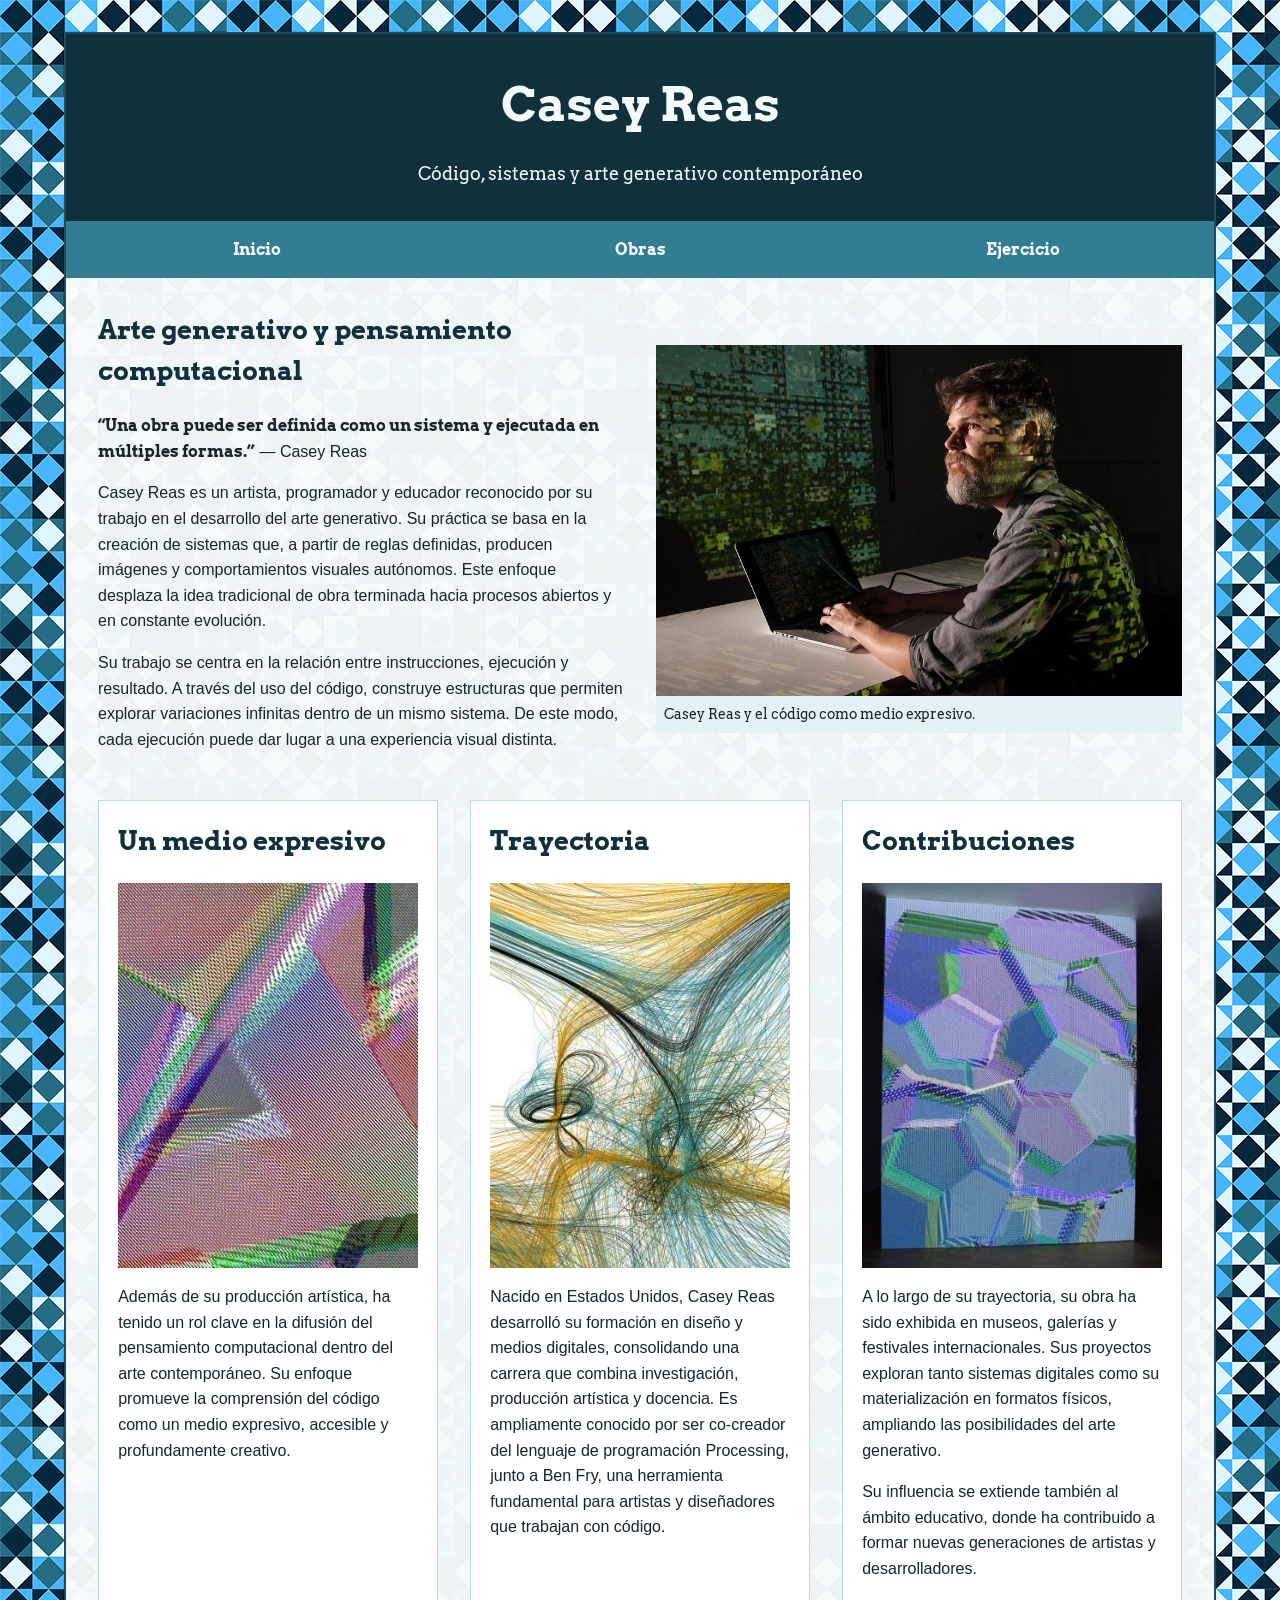
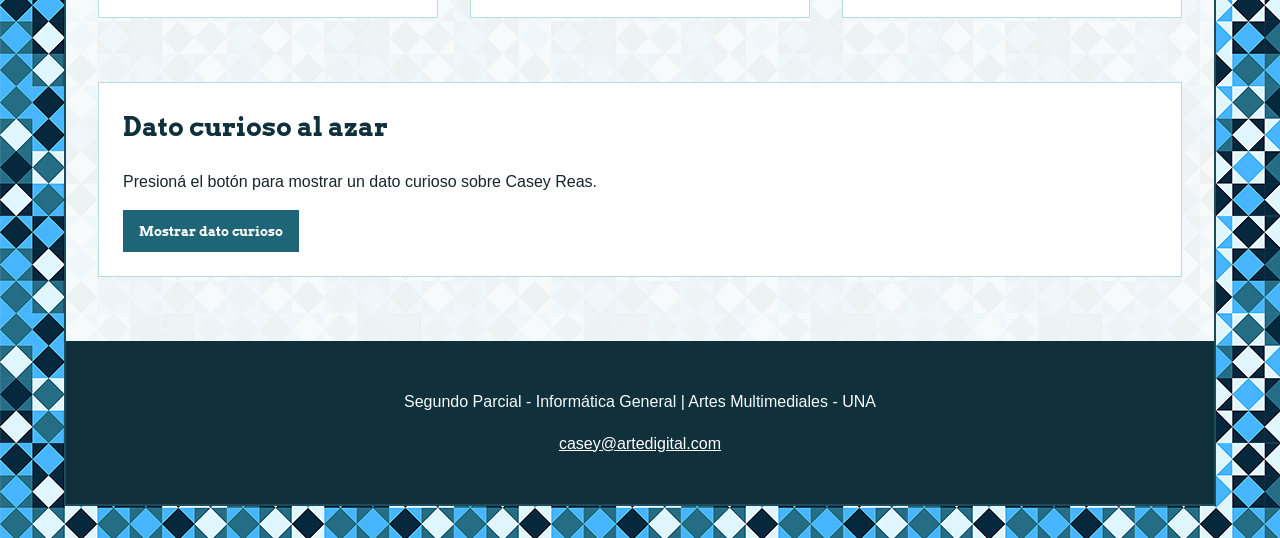
<file: index.html>
<!DOCTYPE html>
<html lang="es">
<head>
    <meta charset="UTF-8">
    <meta name="viewport" content="width=device-width, initial-scale=1.0">
    <title>Casey Reas | Inicio</title>
    <link rel="preconnect" href="https://fonts.googleapis.com">
    <link rel="preconnect" href="https://fonts.gstatic.com" crossorigin>
    <link href="https://fonts.googleapis.com/css2?family=Arvo:wght@400;700&display=swap" rel="stylesheet">
    <link rel="stylesheet" href="css/styles.css">
</head>
<body>
    <div class="contenedor">
        <!-- encabezado del sitio -->
        <header class="encabezado">
            <h1>Casey Reas</h1>
            <p class="bajada">Código, sistemas y arte generativo contemporáneo</p>
        </header>

        <!-- menú de navegación -->
        <nav class="navegacion">
            <ul>
                <li><a href="index.html">Inicio</a></li>
                <li><a href="obras.html">Obras</a></li>
                <li><a href="ejercicio.html">Ejercicio</a></li>
            </ul>
        </nav>

        <!-- contenido de la página de inicio -->
        <main>
            <!-- presentación general del artista -->
            <section class="presentacion">
                <div class="texto-presentacion">
                    <h2>Arte generativo y pensamiento computacional</h2>
                    <p><strong>“Una obra puede ser definida como un sistema y ejecutada en múltiples formas.”</strong> — Casey Reas</p>
                    <p>Casey Reas es un artista, programador y educador reconocido por su trabajo en el desarrollo del arte generativo. Su práctica se basa en la creación de sistemas que, a partir de reglas definidas, producen imágenes y comportamientos visuales autónomos. Este enfoque desplaza la idea tradicional de obra terminada hacia procesos abiertos y en constante evolución.</p>
                    <p>Su trabajo se centra en la relación entre instrucciones, ejecución y resultado. A través del uso del código, construye estructuras que permiten explorar variaciones infinitas dentro de un mismo sistema. De este modo, cada ejecución puede dar lugar a una experiencia visual distinta.</p>
                </div>
                <figure>
                    <img src="img/reas.jpg" alt="Retrato de Casey Reas trabajando con una computadora">
                    <figcaption>Casey Reas y el código como medio expresivo.</figcaption>
                </figure>
            </section>

            <!-- layout de tres columnas iguales -->
            <section class="columnas-tres">
                <article>
                    <h2>Un medio expresivo</h2>
                    <img src="img/reas-1.jpg" alt="Obra generativa de Casey Reas con formas digitales">
                    <p>Además de su producción artística, ha tenido un rol clave en la difusión del pensamiento computacional dentro del arte contemporáneo. Su enfoque promueve la comprensión del código como un medio expresivo, accesible y profundamente creativo.</p>
                </article>

                <article>
                    <h2>Trayectoria</h2>
                    <img src="img/reas-2.jpg" alt="Composición generativa con líneas curvas">
                    <p>Nacido en Estados Unidos, Casey Reas desarrolló su formación en diseño y medios digitales, consolidando una carrera que combina investigación, producción artística y docencia. Es ampliamente conocido por ser co-creador del lenguaje de programación Processing, junto a Ben Fry, una herramienta fundamental para artistas y diseñadores que trabajan con código.</p>
                </article>

                <article>
                    <h2>Contribuciones</h2>
                    <img src="img/reas-3.jpg" alt="Instalación visual generativa de Casey Reas">
                    <p>A lo largo de su trayectoria, su obra ha sido exhibida en museos, galerías y festivales internacionales. Sus proyectos exploran tanto sistemas digitales como su materialización en formatos físicos, ampliando las posibilidades del arte generativo.</p>
                    <p>Su influencia se extiende también al ámbito educativo, donde ha contribuido a formar nuevas generaciones de artistas y desarrolladores.</p>
                </article>
            </section>

            <!-- bloque que se completa con la función de dato curioso -->
            <section class="bloque-dato">
                <h2>Dato curioso al azar</h2>
                <p id="dato-curioso">Presioná el botón para mostrar un dato curioso sobre Casey Reas.</p>
                <button id="boton-dato" type="button">Mostrar dato curioso</button>
            </section>
        </main>

        <!-- pie de página -->
        <footer class="pie">
            <p>Segundo Parcial - Informática General | Artes Multimediales - UNA</p>
            <p><a href="mailto:casey@artedigital.com">casey@artedigital.com</a></p>
        </footer>
    </div>

    <script src="js/curiosidades.js"></script>
</body>
</html>
</file>
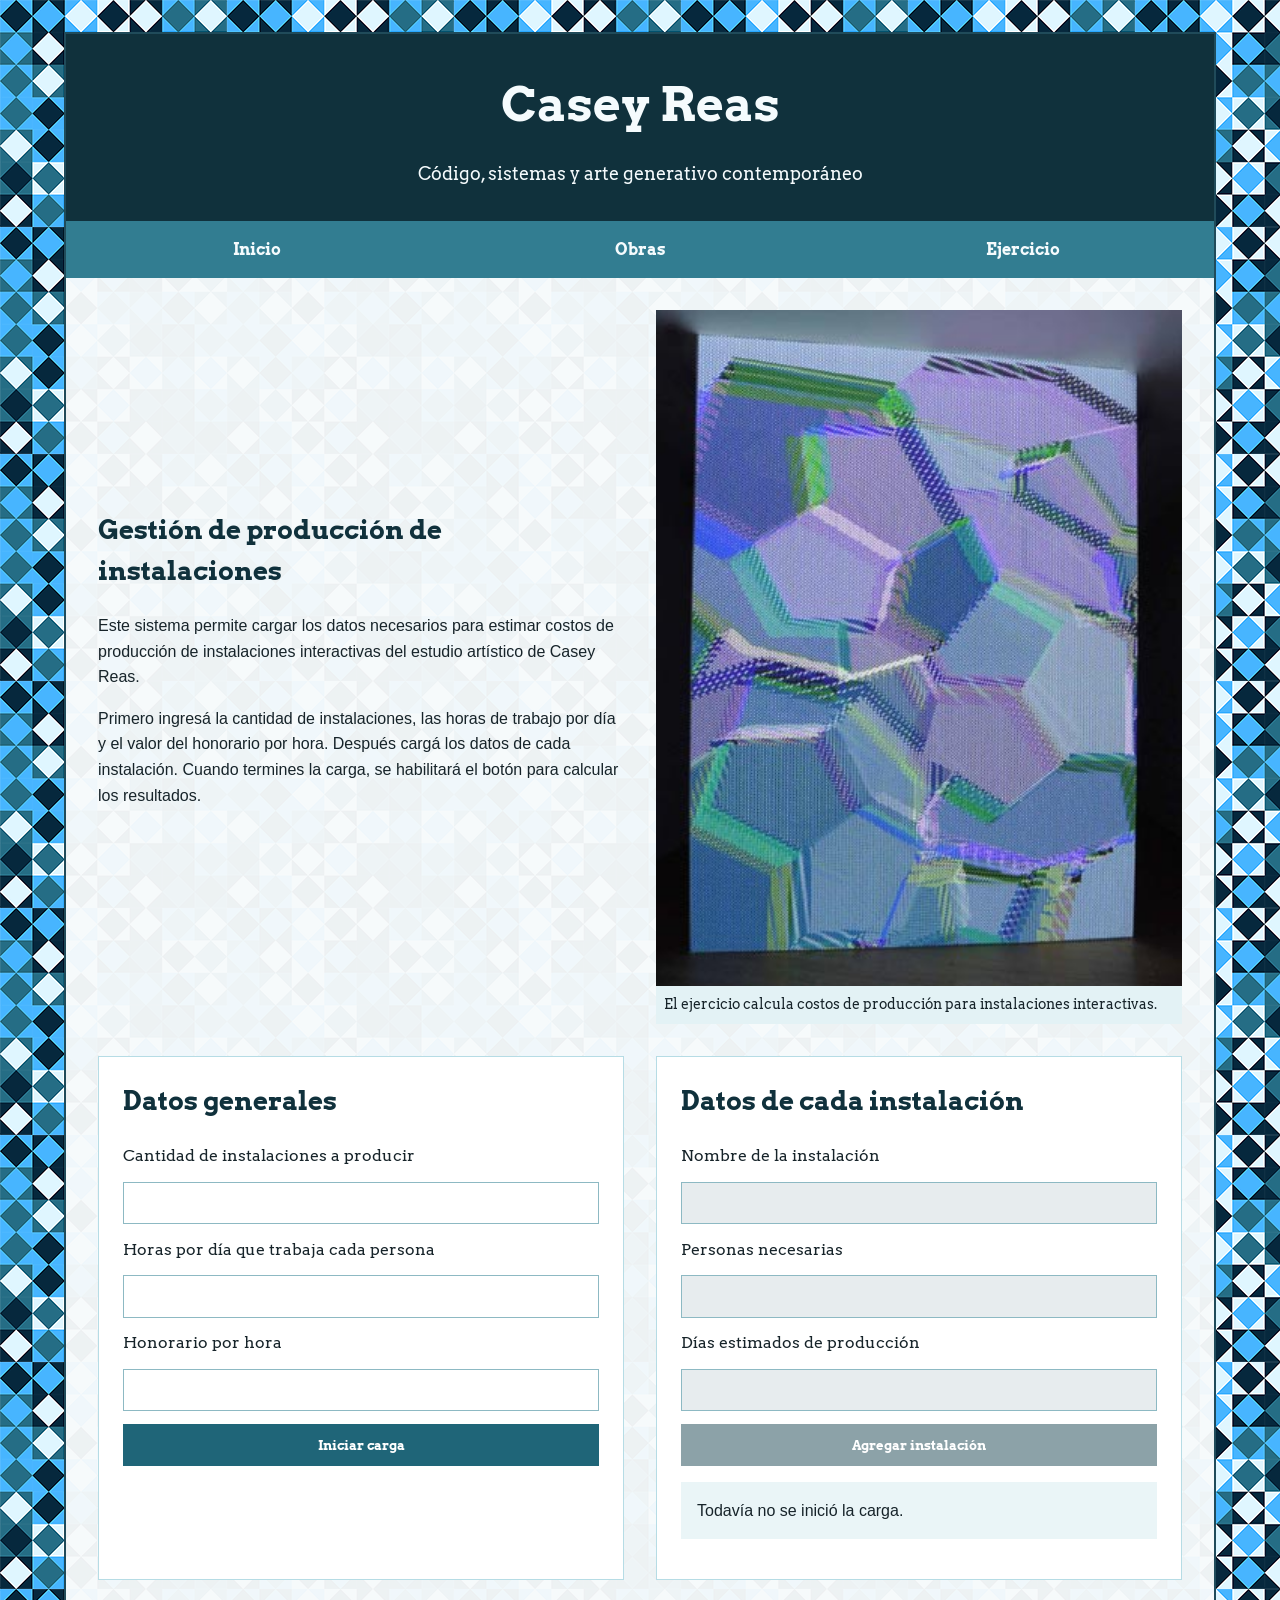
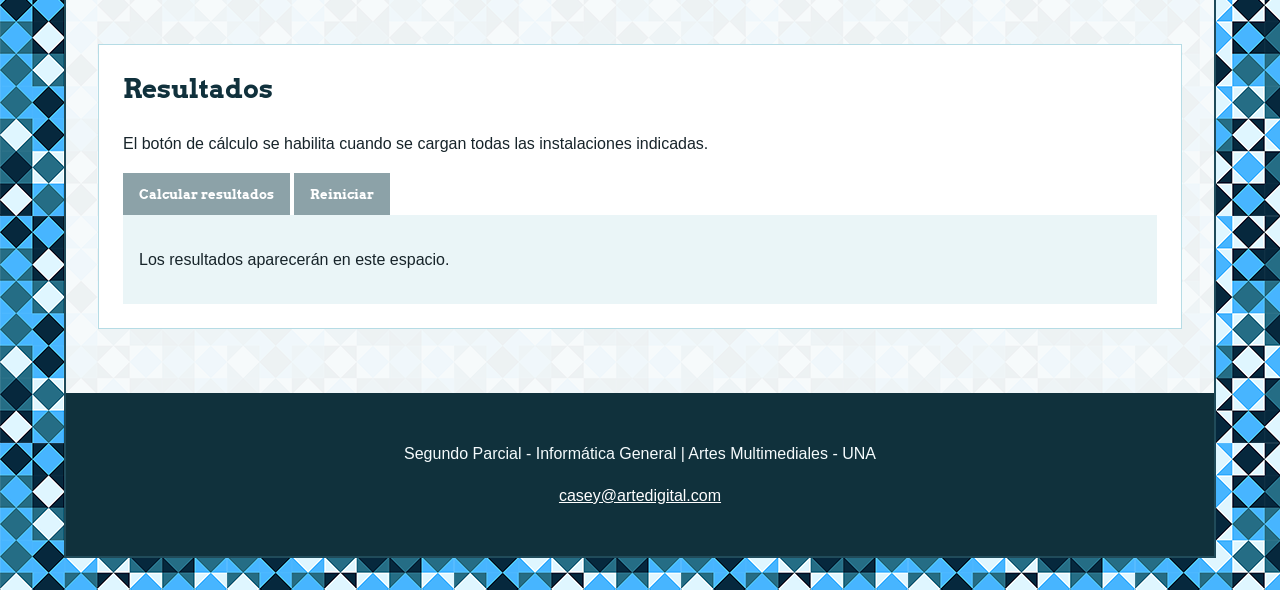
<file: ejercicio.html>
<!DOCTYPE html>
<html lang="es">
<head>
    <meta charset="UTF-8">
    <meta name="viewport" content="width=device-width, initial-scale=1.0">
    <title>Casey Reas | Ejercicio JavaScript</title>
    <link rel="preconnect" href="https://fonts.googleapis.com">
    <link rel="preconnect" href="https://fonts.gstatic.com" crossorigin>
    <link href="https://fonts.googleapis.com/css2?family=Arvo:wght@400;700&display=swap" rel="stylesheet">
    <link rel="stylesheet" href="css/styles.css">
</head>
<body>
    <div class="contenedor">
        <!-- encabezado del sitio -->
        <header class="encabezado">
            <h1>Casey Reas</h1>
            <p class="bajada">Código, sistemas y arte generativo contemporáneo</p>
        </header>

        <!-- menú de navegación -->
        <nav class="navegacion">
            <ul>
                <li><a href="index.html">Inicio</a></li>
                <li><a href="obras.html">Obras</a></li>
                <li><a href="ejercicio.html">Ejercicio</a></li>
            </ul>
        </nav>

        <!-- contenido de la página del ejercicio -->
        <main>
            <!-- indicaciones para que la persona pueda hacer el ejercicio -->
            <section class="presentacion">
                <div class="texto-presentacion">
                    <h2>Gestión de producción de instalaciones</h2>
                    <p>Este sistema permite cargar los datos necesarios para estimar costos de producción de instalaciones interactivas del estudio artístico de Casey Reas.</p>
                    <p>Primero ingresá la cantidad de instalaciones, las horas de trabajo por día y el valor del honorario por hora. Después cargá los datos de cada instalación. Cuando termines la carga, se habilitará el botón para calcular los resultados.</p>
                </div>
                <figure>
                    <img src="img/reas-3.jpg" alt="Instalación visual asociada al trabajo de Casey Reas">
                    <figcaption>El ejercicio calcula costos de producción para instalaciones interactivas.</figcaption>
                </figure>
            </section>

            <!-- formularios para cargar los datos del ejercicio -->
            <section class="ejercicio">
                <article class="panel-formulario">
                    <h2>Datos generales</h2>
                    <form id="form-datos" action="#" method="get">
                        <label for="cantidad-instalaciones">Cantidad de instalaciones a producir</label>
                        <input id="cantidad-instalaciones" type="number" min="1">

                        <label for="horas-dia">Horas por día que trabaja cada persona</label>
                        <input id="horas-dia" type="number" min="1">

                        <label for="honorario-hora">Honorario por hora</label>
                        <input id="honorario-hora" type="number" min="1">

                        <button id="boton-iniciar" type="submit">Iniciar carga</button>
                    </form>
                </article>

                <article class="panel-formulario">
                    <h2>Datos de cada instalación</h2>
                    <form id="form-instalacion" action="#" method="get">
                        <label for="nombre-instalacion">Nombre de la instalación</label>
                        <input id="nombre-instalacion" type="text" disabled>

                        <label for="personas-instalacion">Personas necesarias</label>
                        <input id="personas-instalacion" type="number" min="1" disabled>

                        <label for="dias-instalacion">Días estimados de producción</label>
                        <input id="dias-instalacion" type="number" min="1" disabled>

                        <button id="boton-agregar" type="submit" disabled>Agregar instalación</button>
                    </form>
                    <p id="estado-carga" class="mensaje">Todavía no se inició la carga.</p>
                </article>
            </section>

            <!-- área de cálculo y resultados -->
            <section class="resultados">
                <h2>Resultados</h2>
                <p>El botón de cálculo se habilita cuando se cargan todas las instalaciones indicadas.</p>
                <button id="boton-calcular" type="button" disabled>Calcular resultados</button>
                <button id="boton-reiniciar" type="button" disabled>Reiniciar</button>
                <div id="salida-resultados" class="salida">
                    <p>Los resultados aparecerán en este espacio.</p>
                </div>
            </section>
        </main>

        <!-- pie de página común -->
        <footer class="pie">
            <p>Segundo Parcial - Informática General | Artes Multimediales - UNA</p>
            <p><a href="mailto:casey@artedigital.com">casey@artedigital.com</a></p>
        </footer>
    </div>

    <script src="js/ejercicio.js"></script>
</body>
</html>
</file>
<file: css/styles.css>
/*
   Estilos generales del sitio
*/
* {
    box-sizing: border-box;
}

body {
    display: flex;
    justify-content: center;
    margin: 0;
    background-color: #d9eef3;
    background-image: url("../img/fondo.png");
    color: #17242a;
    font-family: Arial, Helvetica, sans-serif;
    line-height: 1.6;
}

.contenedor {
    width: 90%;
    max-width: 75rem;
    margin-top: 2rem;
    margin-bottom: 2rem;
    background-color: rgba(247, 250, 251, 0.96);
    border: 0.15rem solid #204b5a;
}

/*
   Encabezado, navegación y pie
*/
.encabezado,
.pie {
    padding: 2rem;
    background-color: #10313c;
    color: #f5fbfd;
    text-align: center;
}

h1,
h2,
h3,
.bajada,
.navegacion a,
button,
label,
strong,
figcaption {
    font-family: "Arvo", Georgia, serif;
}

h1 {
    margin: 0;
    font-size: 3rem;
}

h2 {
    margin-top: 0;
    color: #10313c;
    font-size: 1.6rem;
}

h3 {
    color: #245969;
}

.bajada {
    margin-bottom: 0;
    font-size: 1.1rem;
}

.navegacion {
    background-color: #327d91;
}

.navegacion ul {
    display: flex;
    justify-content: center;
    margin: 0;
    padding: 0;
    list-style: none;
}

.navegacion li {
    width: 33.33%;
    text-align: center;
}

.navegacion a {
    display: block;
    padding: 1rem;
    color: #f5fbfd;
    text-decoration: none;
    font-weight: 700;
}

.navegacion a:link,
.navegacion a:visited {
    color: #f5fbfd;
}

.navegacion a:hover,
.navegacion a:focus {
    background-color: #f5fbfd;
    color: #10313c;
}

.navegacion a:active {
    background-color: #091c23;
    color: #ffffff;
}

.pie a {
    color: #ffffff;
}

/*
   Contenido general
*/
main {
    padding: 2rem;
}

section,
article {
    margin-bottom: 2rem;
}

img {
    width: 100%;
    display: block;
}

figure {
    margin: 0;
}

figcaption {
    padding: 0.5rem;
    background-color: #e3f2f5;
    font-size: 0.85rem;
}

.lista-conceptos {
    padding-left: 1.2rem;
}

.lista-conceptos li {
    margin-bottom: 0.5rem;
}

.bloque-dato,
.bloque-texto,
.seccion-galeria,
.resultados {
    padding: 1.5rem;
    background-color: #ffffff;
    border: 0.1rem solid #b6dce5;
}

/*
   Layouts resueltos con flexbox
*/
.presentacion {
    display: flex;
    gap: 2rem;
    align-items: center;
}

.texto-presentacion,
.presentacion figure {
    width: 50%;
}

.columnas-tres {
    display: flex;
    gap: 2rem;
}

.columnas-tres article {
    width: 33.33%;
    padding: 1.2rem;
    background-color: #ffffff;
    border: 0.1rem solid #b6dce5;
}

.columnas-tres img {
    margin-bottom: 1rem;
}

.columnas-dos {
    display: flex;
    gap: 2rem;
}

.columna-menor {
    width: 35%;
    padding: 1.2rem;
    background-color: #eaf5f7;
}

.columna-mayor {
    width: 65%;
    padding: 1.2rem;
    background-color: #ffffff;
    border: 0.1rem solid #b6dce5;
}

.encabezado-seccion {
    display: flex;
    justify-content: space-between;
    gap: 2rem;
    align-items: center;
}

.ejercicio {
    display: flex;
    gap: 2rem;
}

.panel-formulario {
    width: 50%;
    padding: 1.5rem;
    background-color: #ffffff;
    border: 0.1rem solid #b6dce5;
}

/*
   Botones, formularios y mensajes
*/
button {
    padding: 0.8rem 1rem;
    border: 0;
    background-color: #1f6578;
    color: #ffffff;
    font-weight: 700;
    cursor: pointer;
}

button:hover,
button:focus {
    background-color: #10313c;
}

button:disabled {
    background-color: #8ca2a8;
    cursor: default;
}

form {
    display: flex;
    flex-direction: column;
    gap: 0.8rem;
}

input {
    width: 100%;
    padding: 0.7rem;
    border: 0.1rem solid #8db9c3;
    font-size: 1rem;
}

input:disabled {
    background-color: #e7ecee;
}

.mensaje,
.salida {
    padding: 1rem;
    background-color: #eaf5f7;
}

.salida ul {
    padding-left: 1.2rem;
}

/*
   Galería de obras
*/
.galeria {
    display: flex;
    flex-wrap: wrap;
    gap: 1.5rem;
}

.galeria article {
    width: 30%;
    padding: 1rem;
    background-color: #eaf5f7;
    border: 0.1rem solid #b6dce5;
}

.galeria img {
    height: 12rem;
    object-fit: cover;
}

.galeria-grande article {
    width: 45%;
}

.galeria-grande img {
    height: 18rem;
}
</file>
